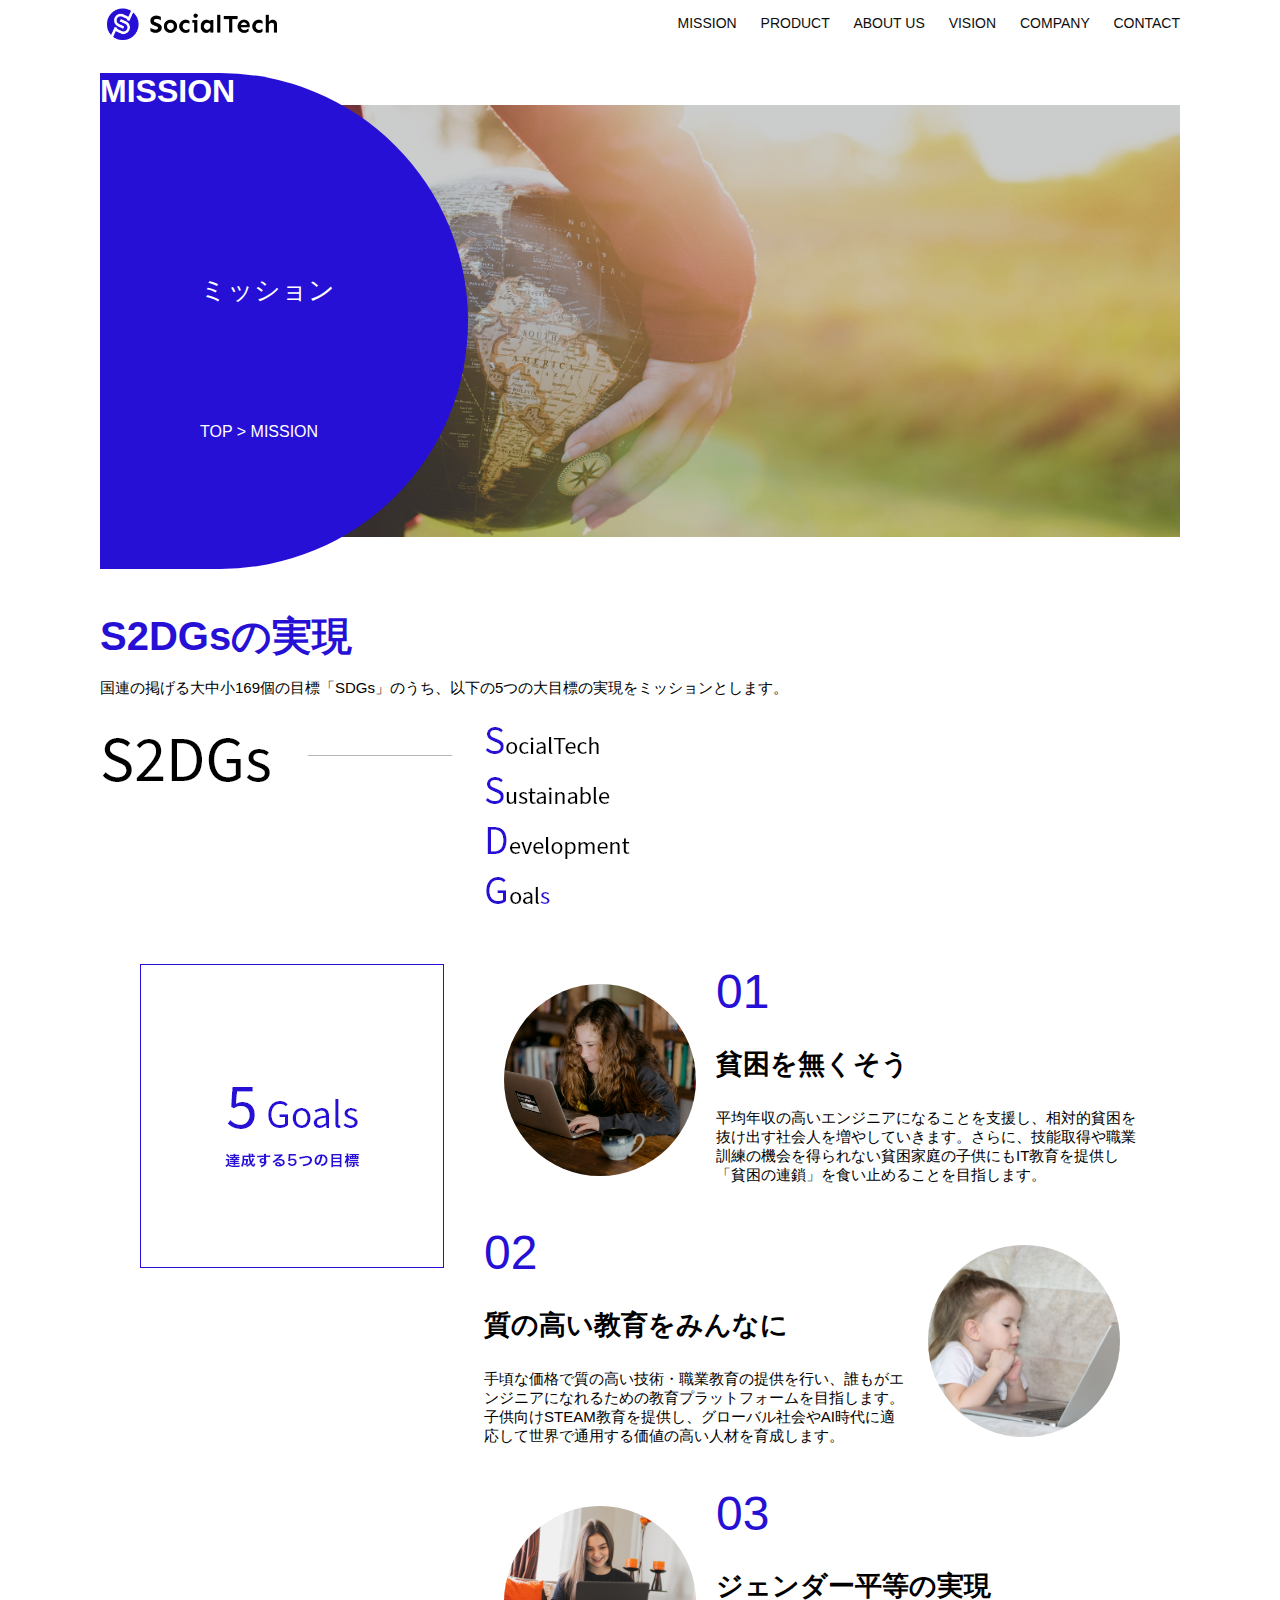
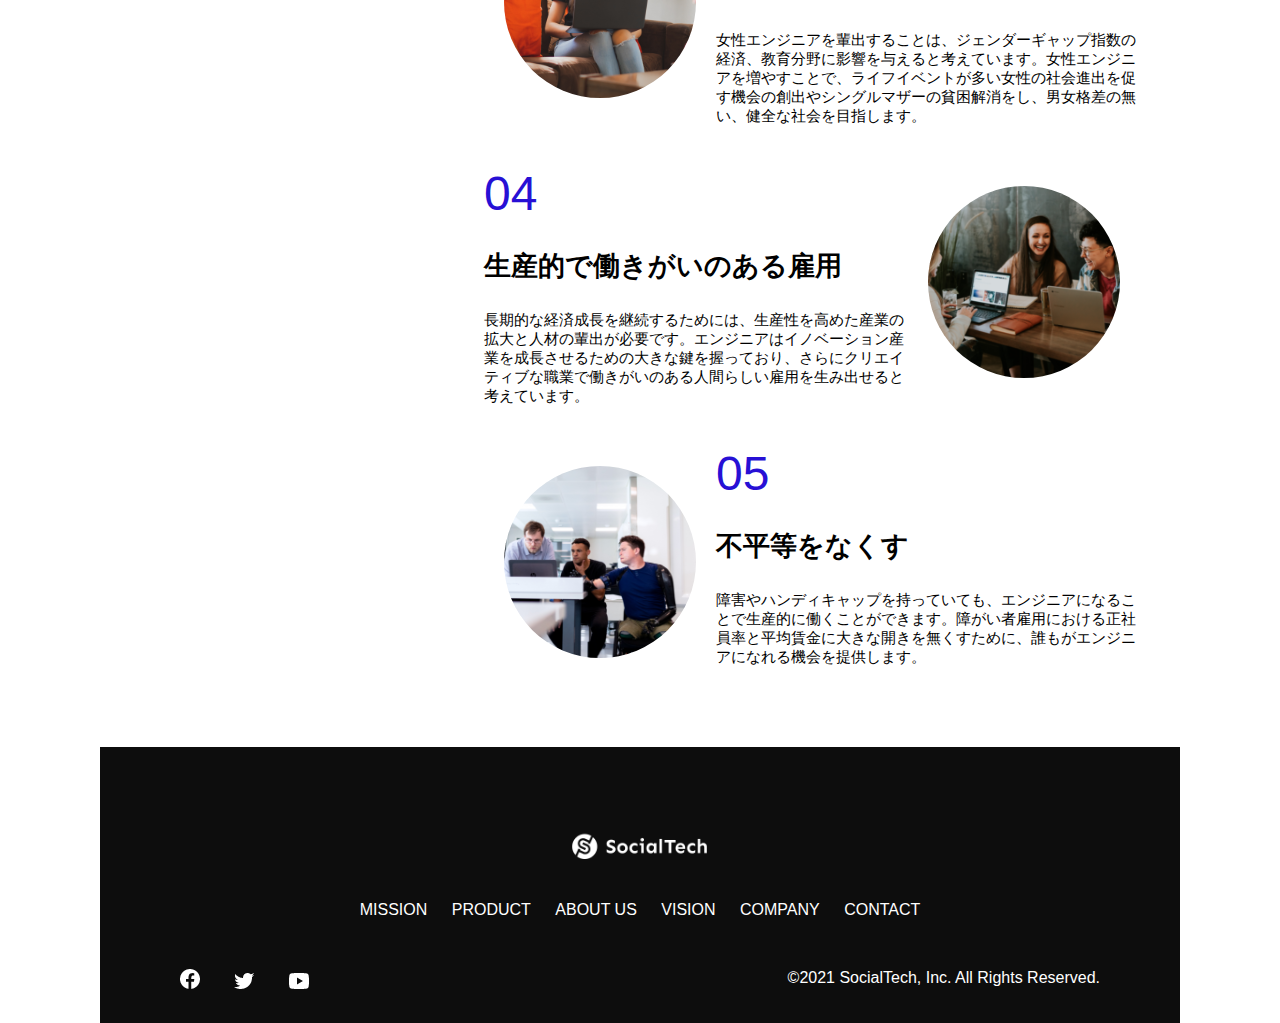
<file: kadai_005/mission.html>
<!DOCTYPE html>
<html>
  <head>
    <title>SocialTech - MISSION ミッション -</title>
    <meta charset="utf-8">
    <meta name="descriotion" content="SocialTechが目指す5つの目標(S2DGS)を紹介します。">
    <meta name="viewport" content="width=device-width, initial-scale=1.0">
    <link rel="stylesheet" href="style.css">
  </head>

  <body>
    <header>
      <a href="index.html" id="logo"><img src="images/logo.png" alt="トップページに戻る"></a>

      <nav id="nav-pc">
        <a href="mission.html">MISSION</a>
        <a href="product.html">PRODUCT</a>
        <a href="index.html#aboutus">ABOUT US</a>
        <a href="index.html#vision">VISION</a>
        <a href="index.html#company">COMPANY</a>
        <a href="index.html#contact">CONTACT</a>
      </nav>
      <!-- スマホ用メニューボタン -->
      <img id="menu-sp" src="images/button-menu.png" alt="ナビゲーションを開く" onclick="document.getElementById('nav-sp').style.display = 'block'">
   
      <!-- スマホ用ナビゲーション -->
      <nav id="nav-sp">
        <img id="close" src="images/button-close.png" alt="ナビゲーションを閉じる" onclick="document.getElementById('nav-sp').style.display = 'none'">
        <a id="logo-sp" href="index.html" onclick="document.getElementById('nav-sp').style.display = 'none'"><img 
          src="images/logo-sp.png" alt="トップページに戻る"></a>
          <a class="menu" href="mission.html" onclick="document.getElementById('nav-sp').style.display = 'none'">MISSION</a>
          <a class="menu" href="product.html" onclick="document.getElementById('nav-sp').style.display = 'none'">PRODUCT</a>
          <a class="menu" href="index.html#aboutus" onclick="document.getElementById('nav-sp').style.display ='none'">ABOUTUS</a>
          <a class="menu" href="index.html#vision" onclick="document.getElementById('nav-sp').style.display = 'none'">VISION</a>
          <a class="menu" href="index.html#company" onclick="document.getElementById('nav-sp').style.display = 'none'">COMPANY</a>
          <a class="menu" href="index.html#contact" onclick="document.getElementById('nav-sp').style.display = 'none'">CONTACT</a>
          <div id="sns">
            <a href="https://www.facebook.com/sejuke2013"><img src="images/button-facebook.png" alt="Facebookのリンク"></a>
            <a href="https://twitter.com/samuraijuku"><img src="images/button-twitter.png" alt="twitterのリンク"></a>
            <a href="https://www.youtube.com/channel/UCCFOQO5aDK0xXam4cUQXT8g"><img src="images/button-youtube.png" alt="Youtubeのリンク"></a>
          </div>
        </nav>
    </header>
    <main>
      <article>
        <section id="mission-main">
          <div id="mission-title">
            <h1>MISSION</h1>
            <span>ミッション</span>
            <div>TOP > MISSION</div>
          </div>
        </section>
        <section id="mission-s2dgs">
          <h2 class="mission-h2">S2DGsの実現</h2>
          <p>国連の掲げる大中小169個の目標「SDGs」のうち、以下の5つの大目標の実現をミッションとします。</p>
          <img src="images/mission/mission-s2dgs.png" alt="S2GDs">
        </section>
         <section id="mission-5goals">
          <div>
            <img id="s2dgs-image" src="images/mission/mission-5goals.png" alt="5goals">
          </div>
         <div>
          <div>
            <img class="fivegoals-image-left" src="images/mission/mission-5goals01.png" alt="">
            <span class="fivegoals-number">01</span>
            <h3 class="fivegols-h3">貧困を無くそう</h3>
            <p class="fivegols-p">
              平均年収の高いエンジニアになることを支援し、相対的貧困を抜け出す社会人を増やしていきます。さらに、技能取得や職業訓練の機会を得られない貧困家庭の子供にもIT教育を提供し「貧困の連鎖」を食い止めることを目指します。
            </p>
          </div>

          <div>
            <img class="fivegoals-image-right" src="images/mission/mission-5goals02.png" alt="">
            <span class="fivegoals-number">02</span>
            <h3 class="fivegols-h3">質の高い教育をみんなに</h3>
            <p class="fivegols-p">
              手頃な価格で質の高い技術・職業教育の提供を行い、誰もがエンジニアになれるための教育プラットフォームを目指します。子供向けSTEAM教育を提供し、グローバル社会やAI時代に適応して世界で通用する価値の高い人材を育成します。
            </p>
          </div>

          <div>
            <img class="fivegoals-image-left" src="images/mission/mission-5goals03.png" alt="">
            <span class="fivegoals-number">03</span>
            <h3 class="fivegols-h3">ジェンダー平等の実現</h3>
            <p class="fivegols-p">
              女性エンジニアを輩出することは、ジェンダーギャップ指数の経済、教育分野に影響を与えると考えています。女性エンジニアを増やすことで、ライフイベントが多い女性の社会進出を促す機会の創出やシングルマザーの貧困解消をし、男女格差の無い、健全な社会を目指します。
            </p>
          </div>

          <div>
            <img class="fivegoals-image-right" src="images/mission/mission-5goals04.png" alt="">
            <span class="fivegoals-number">04</span>
            <h3 class="fivegols-h3">生産的で働きがいのある雇用</h3>
            <p class="fivegols-p">
              長期的な経済成長を継続するためには、生産性を高めた産業の拡大と人材の輩出が必要です。エンジニアはイノベーション産業を成長させるための大きな鍵を握っており、さらにクリエイティブな職業で働きがいのある人間らしい雇用を生み出せると考えています。
            </p>
          </div>

          <div>
            <img class="fivegoals-image-left" src="images/mission/mission-5goals05.png" alt="">
            <span class="fivegoals-number">05</span>
            <h3 class="fivegols-h3">不平等をなくす</h3>
            <p class="fivegols-p">
              障害やハンディキャップを持っていても、エンジニアになることで生産的に働くことができます。障がい者雇用における正社員率と平均賃金に大きな開きを無くすために、誰もがエンジニアになれる機会を提供します。
            </p>  
          </div>
         </div>
         </section>
      </article>
      <footer>
        <div id="footer-logo">
          <img src="images/logo-sp.png" alt="SocialTech">
        </div>
        <div id="footer-link">
          <a href="mission.html">MISSION</a>
          <a href="product.html">PRODUCT</a>
          <a href="index.html#aboutus">ABOUT US</a>
          <a href="index.html#vision">VISION</a>
          <a href="index.html#company">COMPANY</a>
          <a href="index.html#contact">CONTACT</a>
        </div>
        <div id="sns-footer">
          <a href="https://www.facebook.com/sejuke2013"><img src="images/button-facebook.png" alt="Facebookのリンク"></a>
          <a href="https://twitter.com/samuraijuku"><img src="images/button-twitter.png" alt="twitterのリンク"></a>
          <a href="https://www.youtube.com/channel/UCCFOQO5aDK0xXam4cUQXT8g"><img src="images/button-youtube.png" alt="Youtubeのリンク"></a>
           <span id="copyright">&copy;2021 SocialTech, Inc. All Rights Reserved. </span>
        </div>
      </footer>
    </main>
  </body>
</html>
</file>
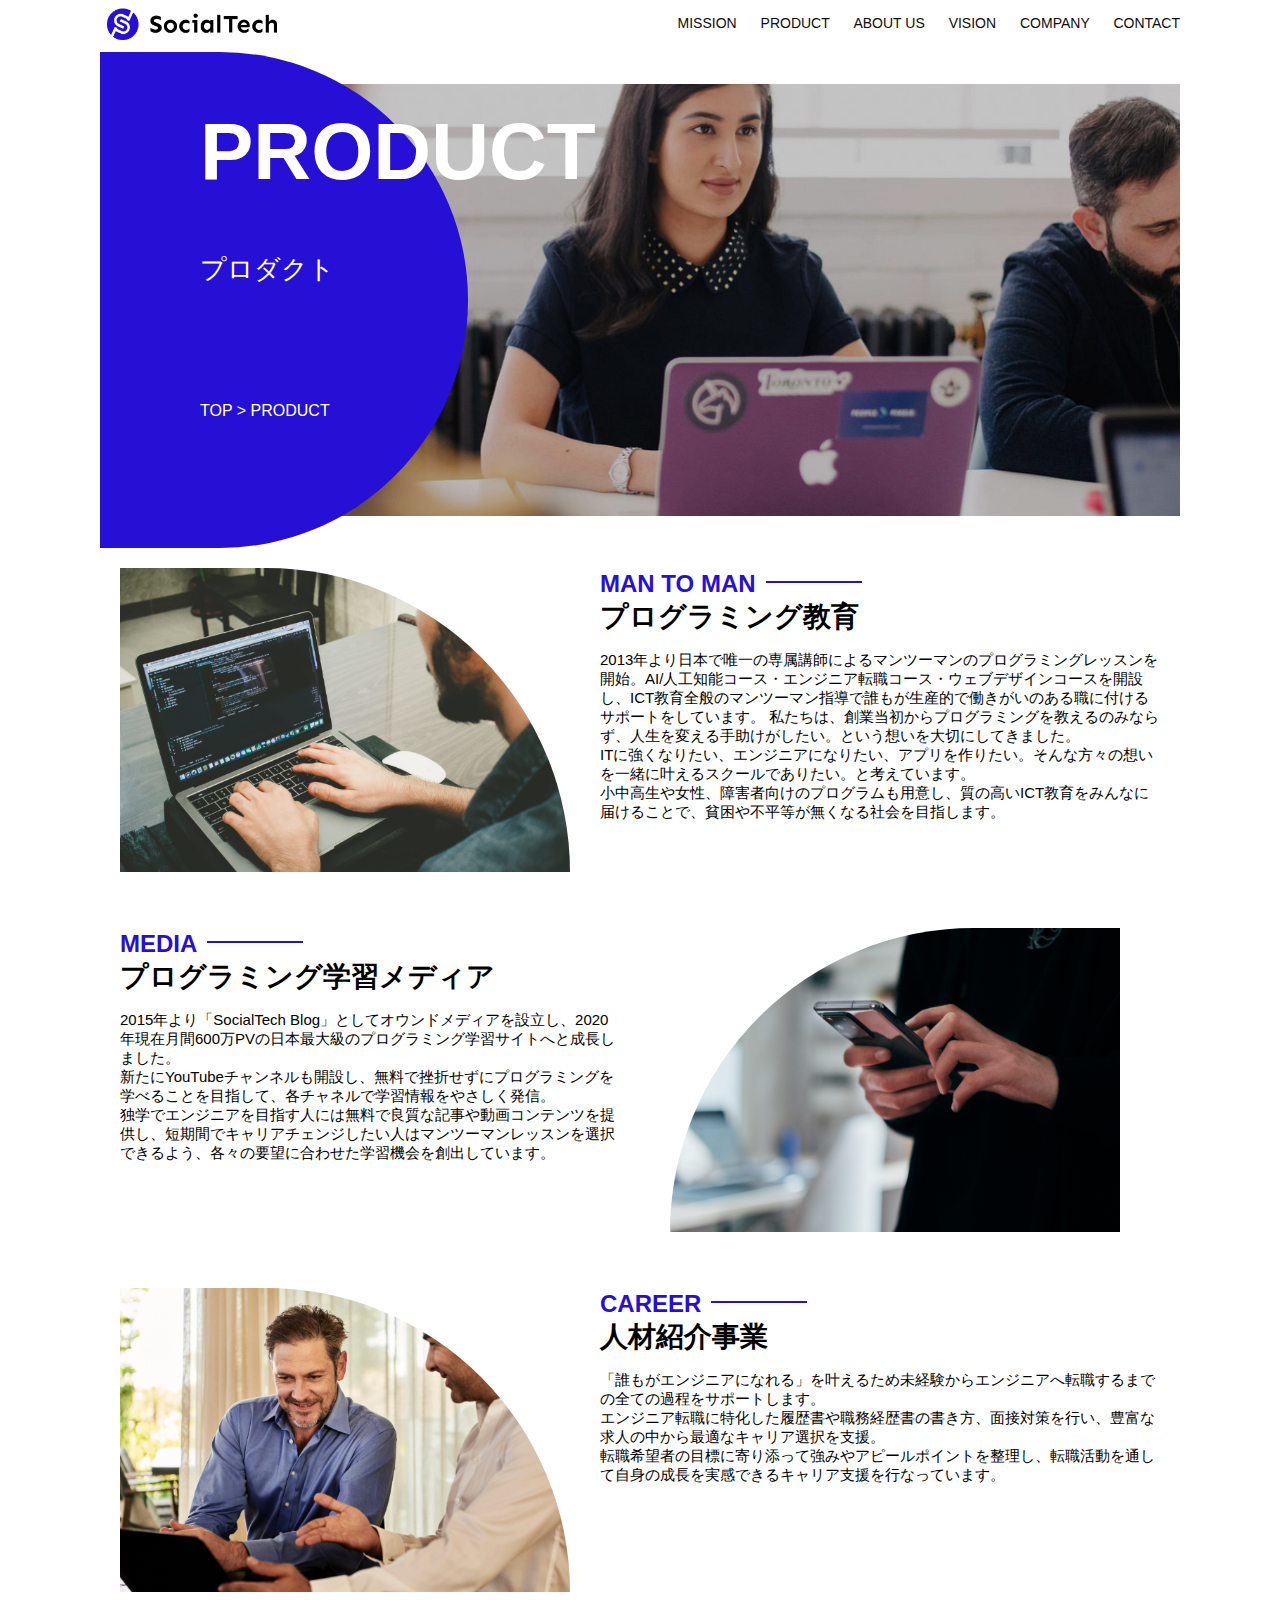
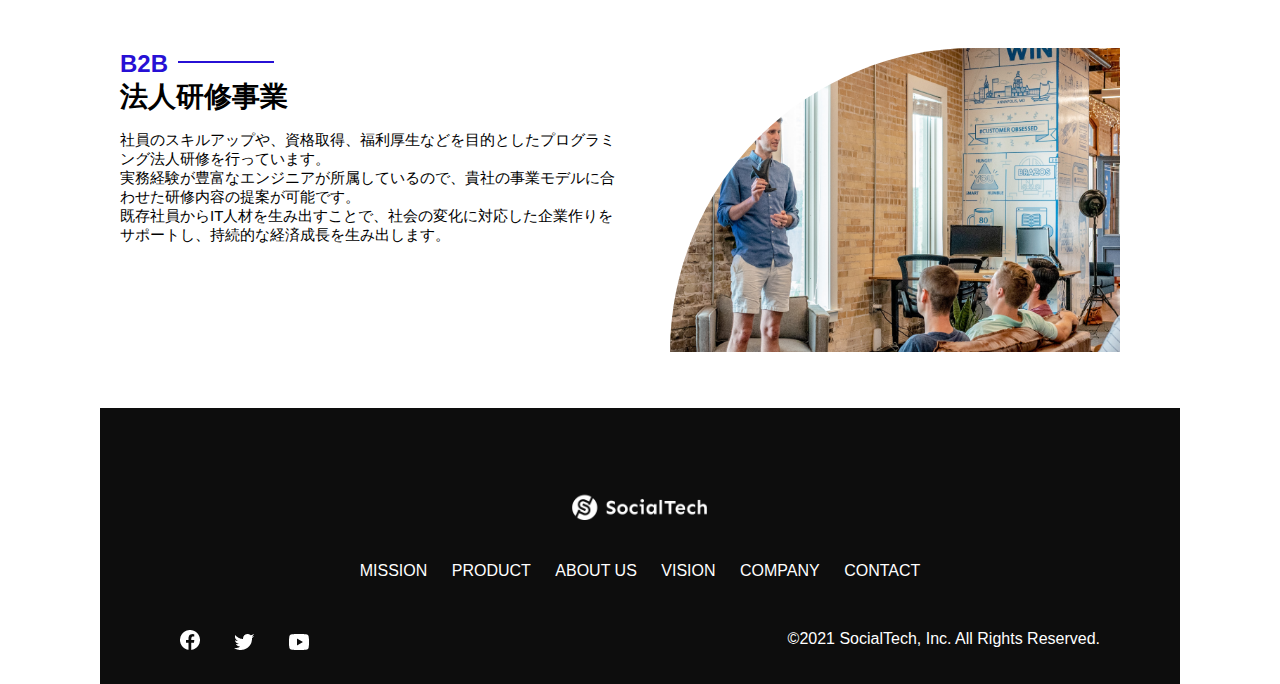
<file: kadai_005/product.html>
<!DOCTYPE html>
<html>
  <head>
    <title>SocialTech -PRODUCT プロダクト-</title>
    <meta charset="utf-8">
    <meta name="descriotion" content="SocialTechの4つのプロダクトを紹介します。">
    <meta name="viewport" content="width=device-width, initial-scale=1.0">
    <link rel="stylesheet" href="style.css">
  </head>

  <body>
    <header>
      <a href="index.html" id="logo"><img src="images/logo.png" alt="トップページに戻る"></a>

      <nav id="nav-pc">
        <a href="mission.html">MISSION</a>
        <a href="product.html">PRODUCT</a>
        <a href="index.html#aboutus">ABOUT US</a>
        <a href="index.html#vision">VISION</a>
        <a href="index.html#company">COMPANY</a>
        <a href="index.html#contact">CONTACT</a>
      </nav>
      <!-- スマホ用メニューボタン -->
      <img id="menu-sp" src="images/button-menu.png" alt="ナビゲーションを開く" onclick="document.getElementById('nav-sp').style.display = 'block'">
   
      <!-- スマホ用ナビゲーション -->
      <nav id="nav-sp">
        <img id="close" src="images/button-close.png" alt="ナビゲーションを閉じる" onclick="document.getElementById('nav-sp').style.display = 'none'">
        <a id="logo-sp" href="index.html" onclick="document.getElementById('nav-sp').style.display = 'none'"><img 
          src="images/logo-sp.png" alt="トップページに戻る"></a>
          <a class="menu" href="mission.html" onclick="document.getElementById('nav-sp').style.display = 'none'">MISSION</a>
          <a class="menu" href="product.html" onclick="document.getElementById('nav-sp').style.display = 'none'">PRODUCT</a>
          <a class="menu" href="index.html#aboutus" onclick="document.getElementById('nav-sp').style.display ='none'">ABOUTUS</a>
          <a class="menu" href="index.html#vision" onclick="document.getElementById('nav-sp').style.display = 'none'">VISION</a>
          <a class="menu" href="index.html#company" onclick="document.getElementById('nav-sp').style.display = 'none'">COMPANY</a>
          <a class="menu" href="index.html#contact" onclick="document.getElementById('nav-sp').style.display = 'none'">CONTACT</a>
          <div id="sns">
            <a href="https://www.facebook.com/sejuke2013"><img src="images/button-facebook.png" alt="Facebookのリンク"></a>
            <a href="https://twitter.com/samuraijuku"><img src="images/button-twitter.png" alt="twitterのリンク"></a>
            <a href="https://www.youtube.com/channel/UCCFOQO5aDK0xXam4cUQXT8g"><img src="images/button-youtube.png" alt="Youtubeのリンク"></a>
          </div>
        </nav>
    </header>
   <main>
      <article>
         <section id="product-main">
          <div id="product-title">
            <h1>PRODUCT</h1>
            <span>プロダクト</span>
            <div>TOP > PRODUCT</div>
          </div>
         </section>
         <section class="product-section1">
          <img src="images/product/product-mantoman.png" alt="">
          <div>
            <h2 class="product-h2">MAN TO MAN</h2>
            <h3 class="product-h3">プログラミング教育</h3>
            <p>
              2013年より日本で唯一の専属講師によるマンツーマンのプログラミングレッスンを開始。AI/人工知能コース・エンジニア転職コース・ウェブデザインコースを開設し、ICT教育全般のマンツーマン指導で誰もが生産的で働きがいのある職に付けるサポートをしています。
             私たちは、創業当初からプログラミングを教えるのみならず、人生を変える手助けがしたい。という想いを大切にしてきました。<br>ITに強くなりたい、エンジニアになりたい、アプリを作りたい。そんな方々の想いを一緒に叶えるスクールでありたい。と考えています。<br>小中高生や女性、障害者向けのプログラムも用意し、質の高いICT教育をみんなに届けることで、貧困や不平等が無くなる社会を目指します。
            </p>
          </div>
         </section>
         <section class="product-section2">
          <div>
            <h2 class="product-h2">MEDIA</h2>
            <h3 class="product-h3">プログラミング学習メディア</h3>
            <p>2015年より「SocialTech
              Blog」としてオウンドメディアを設立し、2020年現在月間600万PVの日本最大級のプログラミング学習サイトへと成長しました。<br>新たにYouTubeチャンネルも開設し、無料で挫折せずにプログラミングを学べることを目指して、各チャネルで学習情報をやさしく発信。<br>独学でエンジニアを目指す人には無料で良質な記事や動画コンテンツを提供し、短期間でキャリアチェンジしたい人はマンツーマンレッスンを選択できるよう、各々の要望に合わせた学習機会を創出しています。
            </p>
          </div>
          <img src="images/product/product-media.png" alt="">
         </section>
         <section class="product-section1">
          <img src="images/product/product-career.png" alt="">
          <div>
            <h2 class="product-h2">CAREER</h2>
            <h3 class="product-h3">人材紹介事業</h3>
            <p>「誰もがエンジニアになれる」を叶えるため未経験からエンジニアへ転職するまでの全ての過程をサポートします。<br>エンジニア転職に特化した履歴書や職務経歴書の書き方、面接対策を行い、豊富な求人の中から最適なキャリア選択を支援。<br>転職希望者の目標に寄り添って強みやアピールポイントを整理し、転職活動を通して自身の成長を実感できるキャリア支援を行なっています。<br>
            </p>
          </div>
         </section>
         <section class="product-section2">
           <div>
            <h2 class="product-h2">B2B</h2>
            <h3 class="product-h3">法人研修事業</h3>
            <p>
              社員のスキルアップや、資格取得、福利厚生などを目的としたプログラミング法人研修を行っています。<br>実務経験が豊富なエンジニアが所属しているので、貴社の事業モデルに合わせた研修内容の提案が可能です。<br>既存社員からIT人材を生み出すことで、社会の変化に対応した企業作りをサポートし、持続的な経済成長を生み出します。
            </p>
           </div>
           <img src="images/product/product-b2b.png" alt="">
         </section>
      </article>
   

     <footer>
       <div id="footer-logo">
         <img src="images/logo-sp.png" alt="SocialTech">
       </div>
       <div id="footer-link">
         <a href="mission.html">MISSION</a>
         <a href="product.html">PRODUCT</a>
         <a href="index.html#aboutus">ABOUT US</a>
         <a href="index.html#vision">VISION</a>
         <a href="index.html#company">COMPANY</a>
         <a href="index.html#contact">CONTACT</a>
       </div>
       <div id="sns-footer">
         <a href="https://www.facebook.com/sejuke2013"><img src="images/button-facebook.png" alt="Facebookのリンク"></a>
         <a href="https://twitter.com/samuraijuku"><img src="images/button-twitter.png" alt="twitterのリンク"></a>
         <a href="https://www.youtube.com/channel/UCCFOQO5aDK0xXam4cUQXT8g"><img src="images/button-youtube.png" alt="Youtubeのリンク"></a>
          <span id="copyright">&copy;2021 SocialTech, Inc. All Rights Reserved. </span>
       </div>
     </footer>
   </main>
</body>
</html>
</file>
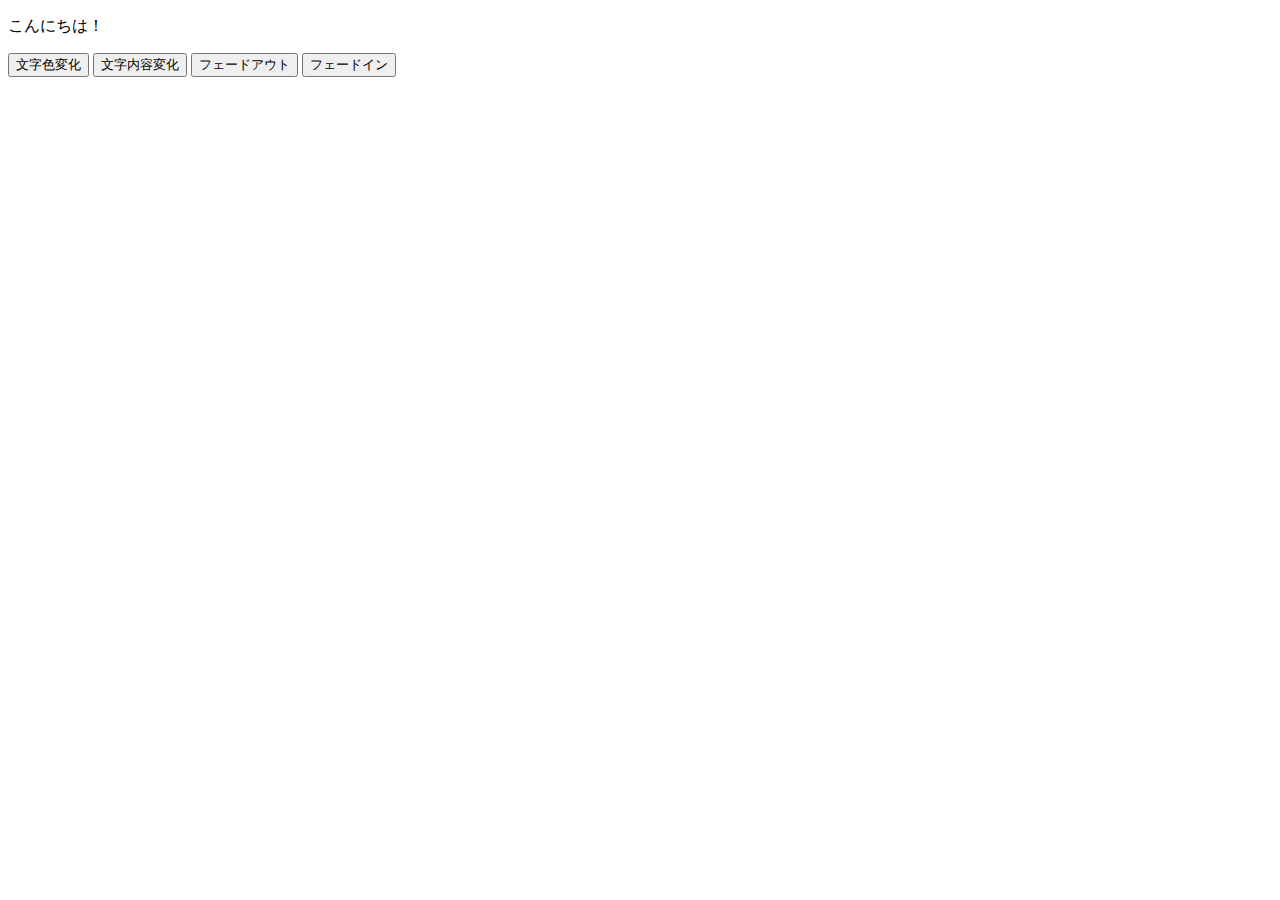
<file: kadai_010/summary.html>
<!DOCTYPE html>
<html lang="ja">
<head>
  <meta charset="UTF-8">
  <title>jQueryの基礎を学ぼう＿１０章課題</title>
</head>
<body>
 <div>
  <p id="target">こんにちは！</p>
  <button id="change-color">文字色変化</button>
  <button id="change-text">文字内容変化</button>
  <button id="fade-out">フェードアウト</button>
  <button id="fade-in">フェードイン</button>
 </div>
<script src="https://code.jquery.com/jquery-3.6.0.min.js"></script>
<script src="summary.js"></script>
</body>
</html>
</file>
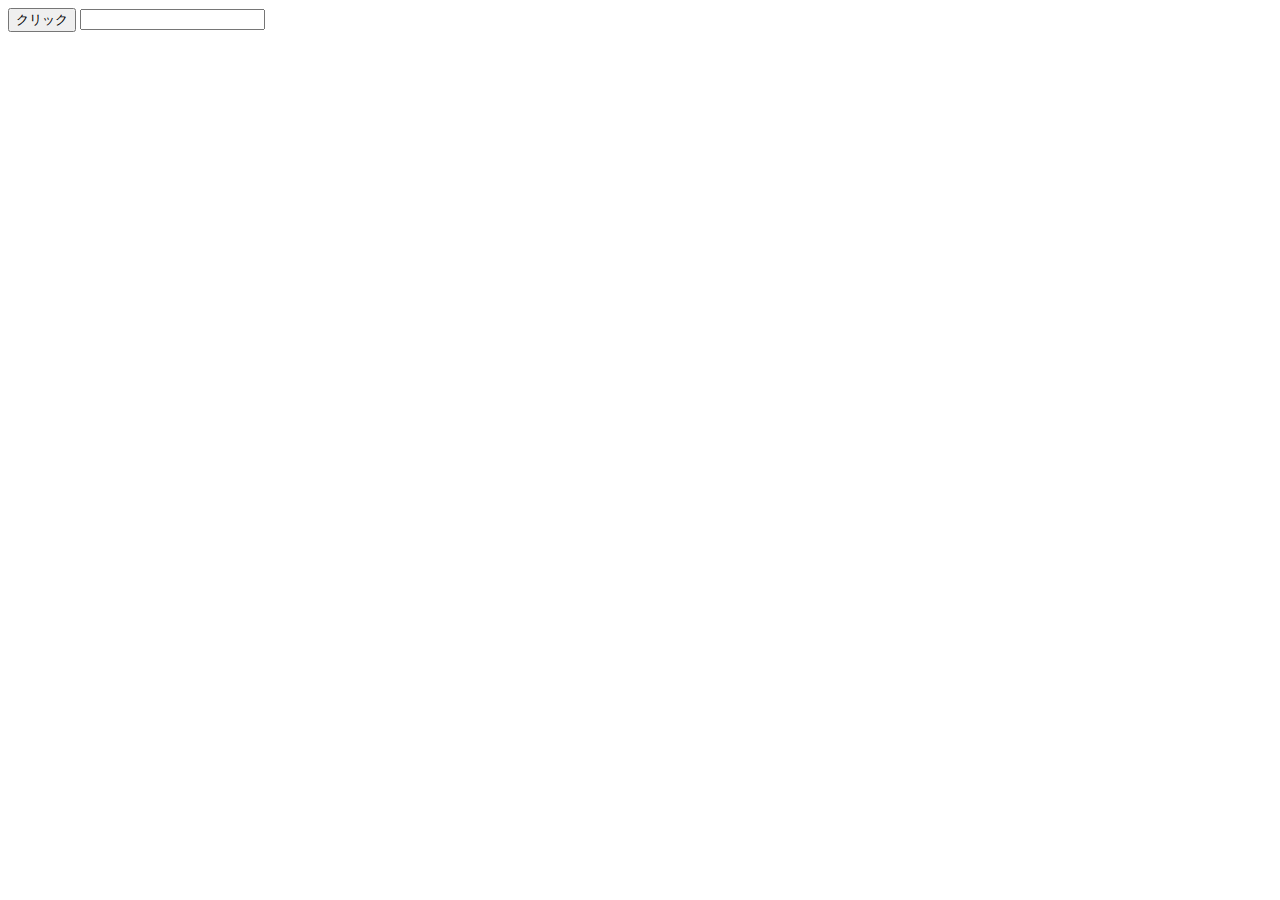
<file: kadai_oo8/form.html>
<!DOCTYPE html>
<html lang="ja">
<head>
  <meta charset="UTF-8">
  <title>jQueryの基礎を学ぼう＿８章課題</title>
</head>
<body>
   <div>
    <button class="btn">クリック</button>
    <input type="text" class="text-box" value="" />
   </div>
   <script src="https://code.jquery.com/jquery-3.6.0.min.js"></script>
   <script src="form.js"></script>
</body>
</html>
</file>
<file: kadai_005/style.css>
body{
  font-family: "source sans pro","Hiragino Kaku GothicProN",Meiryo,Arial,sans-serif;
}

p{
  font-size: 15px;
}
/* pc */
@media screen and (min-width: 768px) {
  .carousel{
    width: 885px;
    margin-left: 20px;

  }
.carouselImg{
  width: 885px;
}


body{
  max-width: 1080px;
  min-width: 900px;
  margin: 0 auto 0 auto;
}

header{
  display: flex;
  justify-content: space-between;
}

#nav-pc{
  text-align: right;
  font-size: 14px;
  padding-top: 15px;
  }
#nav-pc > a {
  text-decoration: none;
  margin-left: 20px;
}  
#nav-pc > a:link{
  color: #0d0d0d;
}
#nav-pc > a:visited{
  color: #0d0d0d;
}
#nav-pc > a:hover{
  color: #0d0d0d;
}
#nav-pc > a:active{
  color: #0d0d0d;
}

#nav-sp,
#menu-sp{
  display: none;
}
#main-visual{
  position: relative;
  height: 400px;
}

#main-messege{
  position: absolute;
  top: 0;
  left: 0;
  background-color: #2710d5;
  color: #ffffff;
  border-radius: 0 0 476px 0;
  max-width: 620PX;
  height: 100%;
  width: 100%;
  z-index: 11;
}

#main-messege > h1 {
  font-size: 60px;
  font-weight: bold;
  margin: 100px 0 0 50px;
}

#main-messege > p {
  font-size: 28px;
  margin: 0 0 0 50px;
}

#main-visual > img {
  max-width: 620px;
  border-radius: 476px 0 0 0;
  position: absolute;
  top: 0;
  right: 0;
  z-index: 10;
}

h2{
  margin: 40px 0 0 0;
}

h2::after{
  content: url("images/line.png");
  margin-left: 10PX;
}

h3{
  font-size: 27px;
}

#mission {
  margin: 80px auto 80px auto;
  width: 100%;
}

#mission-flex{
  width: 100%;
  display: flex;
}

#mission-flex > div {
  width: 50%;
  margin: 20px;
}

#mission-photo {
  width: 100%;
}

#s2dgs {
margin-top: 50px;
width: 100%;
}
/* product*/
#product{
  background-color: #fafafa;
  width: 100%;
  margin: 80px 0 80px 0;
  padding: 10px 40px 0 40px;
}

#product > div {
  margin-top: 40px;
  display: flex;
}

#product-left{
  width: 50%;
  margin-right: 20px;
}

#product-right{
  width: 50%;
  margin-left: 20px;
  margin-top: 80px;
}

#product-left > div {
  position: relative;
  height: 480px;
  margin-right: 20px;
}

#product-right > div {
position: relative;
height: 480px;
margin-left: 20px;
}

.product-photo{
  width: 100%;
}
.product-explain{
  background-color: #ffffff;
  position: absolute;
  top: 280px;
  left: 0;
  margin: 0 40px 0 40px;
  padding: 20px;
  box-shadow: 5px 5px 10px rgba(0, 0, 0, 0.05);
}

.product-explain > span {
  color: #2710d5;
  font-weight: bold;
  font-size: 16px;
  margin: 0;
}

.product-explain > h3 {
  font-size: 20PX;
  margin: 5px 0 5px 0;
}
.product-explain > p {
  font-size: 14px;
  margin: 0;
}

#product-more{
  margin: 0 auto -42px auto;
}

#aboutus{
  margin: 80px auto 80px auto 80px;
}

#aboutus > div {
  display: flex;
}

.culture-img{
  width: 100%;
  align-self: flex-start;
}

.culture-img2{
  margin-top: 50px;
  width: 100%;
}

.culture-table{
  max-width: 500px;
  margin-right: 50px;
}

.culture-num{
  font-size: 80px;
  color: #2710d5;
  margin: 0 20px 0 0 ;
}

.culture-en{
  color: #2710d5;
  font-size: 24px;
  font-weight: bold;
  display: block;
}

.culture-jp{
  font-size: 28px;
  font-weight: bold;
}

.culture-description{
  margin: 0;
}

#vision{
  margin: 80px auto 80px auto;
}

#vision > div {
  width: 100%;
  display: flex ;
  justify-content: space-between;
  flex-wrap: wrap;
}

.vision-box {
  width: 300px;
  height: 300px;
  margin-bottom: 30px;
  position: relative;
}

.vision-box > img {
  width: 100%;
  height: auto;
  position: absolute;
  top: o;
  left: 0;
  z-index: 30;
}

.vision-box > span {
position: absolute;
top: 0;
left: 0;
z-index: 31;
margin-right: 20px;
}

.vision-box > span > h4 {
  color: #2710d5;
  font-size: 19px;
  margin: 80px 0 0 0 ;
}

.vision-box > span > h4::first-letter{
  font-size: 40px;
}

.vision-box > span > h5 {
font-size: 20px;
margin: 0 0 0 0;
}

.vision-box > span > p {
  margin: 10px 0 0 0;
}

#company {
  margin: 80px auto 80px auto;
}
#company-table {
  width: 100%;
}

.tableheader {
  text-align: left;
  padding: 20px ;
  border-bottom-color: #2710d5;
  border-bottom-width: 1px;
  border-bottom-style: solid;
  width: 100px;
}
.tableheader-first {
  text-align: left;
  padding: 20px;
  border-top-color: #2710d5;
  border-top-width: 1px;
  border-top-style: solid;
  border-bottom-color: #2710d5;
  border-bottom-width: 1px;
  border-bottom-style: solid;
  width: 100px;
}
.cell {
  padding: 30px;
  border-bottom-color: #ececec;
  border-bottom-width: 1px;
  border-bottom-style: solid;
}
.cell-first {
  padding: 30px;
  border-top-color: #ececec;
  border-top-width: 1px;
  border-top-style: solid;
  border-bottom-color: #ececec;
  border-bottom-width: 1px;
  border-bottom-style: solid;
}

#company > iframe {
  width: 100%;
  height: 368px;
  margin-top: 40px;
}

/* お問い合わせ */
#contact {
  margin: 80px auto 80px auto;
  }

#contact > form > div {
  display: flex;
  flex-direction: row;
  flex-wrap: wrap;
  padding: 30px;
}

.contact-heading{
  width: 240px;
  align-self: center;
}
.contact-label{
  font-weight: bold;
}
.contact-span{
  color: #ce2222;
  margin-left: 20px;
  font-weight: bold;
}

.contact-textbox{
  border-top: 0;
  border-left: 0;
  border-right: 0;
  border-bottom-width: 1px;
  border-bottom-color: #707070;
  border-bottom-style: solid;
  background-color: #fafafa;
  width: 400px;
  height: 56px;
}
.contact-textarea{
  border-top: 0;
  border-left: 0;
  border-right: 0;
  border-bottom-width: 1px;
  border-bottom-color: #707070;
  border-bottom-style: solid;
  background-color: #fafafa;
  width: 400px;
  height: 200px;
}

details{
  width: 700px;

}
details > div {
  background-color: #fafafa;
  padding: 20px;

}

details > div > span {
  font-weight: bold;
}

footer {
  background-color: #0d0d0d;
  text-align: center;
  padding: 80px 80px 30px 80px;
}

#footer-logo {
  margin-bottom: 30px;
}

#footer-link {
  margin-bottom: 50px;
}
#footer-link > a {
  text-decoration: none;
  margin: 10px;
}
 #footer-link > a:link {
color: #ffffff;
 }

 #footer-link >a:visited {
  color: #ffffff;
 }

 #footer-link > a:hover {
  color: #ffffff;
  text-decoration: underline;
 }
 #footer-link > a:active {
  color: #ffffff;
 }

 #sns-footer{
  text-align: left;
  width: 100%;
 }

 #sns-footer > a {
  margin-right: 30px;
 }

 #copyright {
  color: #ffffff;
  float: right;
 }
/* mission-html用 */
#mission-main{
  height: 496px;
  width: 100%;
  background-image: url(images/mission/mission-main.png);
  background-repeat: no-repeat;
  background-position-y: center;
}

#mission-title{
  background-color: #2710d5;
  width: 368px;
  color: #ffffff;
  height: 496px;
  border-radius: 0 248px 248px 0;
  position: relative;
}
#mission-title > span {
  position: absolute;
  top: 200px;
  left: 100px;
  font-size: 26px;
}
#mission-title > div {
  position: absolute;
  top: 350px;
  left: 100px;
  font-size: 16px;
}

#mission-s2gds{
  width: 100%;
  margin: 20px;
}
.mission-h2{
  color: #2710d5;
  font-size: 40px;
}
.mission-h2::after{
  content: none;
}

#mission-5goals {
  margin: 20px;
  display: flex;
}
#mission-5goals > div {
  flex-grow: 1;
  padding: 20px;
}
#mission-5goals > div > div {
  margin-bottom: 40px;
}
.fivegoals-image-right {
  float: right;
  margin: 20px;
}

.fivegoals-image-left {
  float: left;
  margin: 20px;
}
.fivegoals-number {
  color: #2710d5;
 font-size: 48px;
 margin: 0;
}
.fivegoals-h3{
  font-size: 28px;
  margin: 0;
}
.fivegoals-p{
  margin: 0;
}

/* product用 */
#product-main {
  height: 496px;
  width: 100%;
  background-image: url(images/product/product-main.png);
  background-repeat: no-repeat;
  background-position-y: center;
}
#product-title{
  background-color: #2710d5;
  width: 368px;
  color: #ffffff;
  height: 496px;
  border-radius: 0 248px 248px 0;
  position: relative;
}
#product-title > h1 {
  position: absolute;
  top: 0;
  left: 100px;
  font-size: 80px;
}
#product-title > span {
  position: absolute;
  top: 200px;
  left: 100px;
  font-size: 26px;
}
#product-title > div {
  position: absolute;
  top: 350px;
  left: 100px;
  font-size: 16px;
}

.product-section1 {
  position: relative;
  margin: 20px;
  height: 340px;
}

.product-section1 > img {
  position: absolute;
  top: 0;
  left: 0;
  width: 450px;
  margin: 0 40px 30px 0;
  border-radius: 0 432px 0 0 ;
}
.product-section1 > div {
  position: absolute;
  top: 0;
  left: 480px;
}
.product-section2{
  position: relative;
  margin: 20px;
  height: 340px;
}
.product-section2 >img {
  position: absolute;
  top: 0;
  right: 0;
  width: 450px;
  margin: 0 40px 30px 0;
  border-radius: 432px 0 0 0;
}
.product-section2 > div {
  width: 500px;
  position: absolute;
  top: 0;
  left: 0;
}
.product-h2 {
  color: #2710d5;
  font-size: 24px;
  margin: 0;
}
.product-h3 {
  font-size: 28px;
  margin: 0;
}

}



 /* スマホ用 */
 @media screen and (max-width:767px) {
 
  .carousel{
    width: 375px;
    margin: 0 auto;
  }

  .carouselImg{
    width: 375px;
  }
  body {
    min-width: 375px;
    margin: 0;
  }

#nav-pc {
  display: none;
}

#menu-sp {
  position: absolute;
  top: 0px;
  right: 0px;
}
/*  */
#nav-sp{
  background-color: #2710d5;
  position: absolute;
  left: 0;
  top: 0;
  height: 100%;
  width: 100%;
  display: none;
  z-index: 100;
}
#close{
  position: absolute;
  top: 20px;
  right: 20px;
}

#logo-sp{
  margin: 80px 0 30px 20px;
}

#nav-sp > a {
  display: block;
}
#nav-sp > a:link{
  color: #ffffff;
}
#nav-sp > a:visited{
  color: #ffffff;
}
#nav-sp > a:hover{
  color: #ffffff;
  text-decoration: underline;
}
#nav-sp > a:active{
  color: #ffffff;
}
#nav-sp > .menu {
  text-decoration: none;
  display: block;
  margin: 0 20px 0 20px;
  height: 44px;
  font-size: 16px;
  background-image: url(images/arrow.png);
  background-repeat: no-repeat;
  background-position: right top;
}

#sns{
  position: absolute;
  bottom: 20px;
  left: 20px;
}
#sns > a {
  margin-right: 30px;
}

/* main */
#main-visual{
  position: relative;
  height: 470px;
  width: 100%;
  overflow: hidden;
}
#main-visual> div {
  position: absolute;
  top: 0;
  left: 0;
  background-color: #2710d5;
  color: #ffffff;
  border-radius: 0 0 476px 0;
  text-align: center;
  height: 280px;
  width: 100%;
  z-index: 11;  
}
#main-visual > div > h1 {
  font-size: 28px;
  margin: 90px 0 0 0;
}

#main-visual > div > p {
  margin: 0;
}

#main-visual > img {
  width: 100%;
  border-radius: 476px 0 0 0;
  z-index: 10;
  position: absolute;
  bottom: 0;
  right: 0;
}

h2::after {
  content:url(images/line.png);
  margin-left: 10px;
}

h3{
  font-size: 24px;
  margin: 10px 0 0 0;
}

#mission{
  margin: 20px;
}

#mission-photo{
  width: 100%;
}

#s2dgs{
  width: 100%;
}

#product{
  background-color: #fafafa;
  padding-top: 10px;
}

#product h2 {
  margin-left: 20px;
}
#product-left,
#product-right{
  margin-left: 20Px;
  margin-right: 20px;
}

#product-left > div,
#product-right > div {
  position: relative;
  height: 540px;
}

.product-explain {
  background-color: #ffffff;
  position: absolute;
  left: 0;
  bottom: 50px;
  padding: 20px;
  box-shadow: 5px 5px 10px rgba(0, 0, 0, 0.05);
}

.product-explain > span {
  color: #2710d5;
  font-weight: bold;
  font-size: 16px;
  margin: 0px;
}

.product-explain > h3 {
  margin: 10px 0 10px 0;
}
.product-photo {
  width: 100%;
}

#product-more > img {
  margin: 0 0 -42px 20px;
}

#aboutus {
  margin: 80px 20px 80px 20px ;
}

#aboutus > div {
  display: flex;
  flex-direction: column;
}

.culture-table{
width: 100%;
padding-right: 20px;
order: 2;
}

.culture-img{
  width: 100%;
  order: 1;
}

.culture-img2{
  width: 100%;
}

.culture-num{
  font-size: 80px;
  color: #2710d5;
}

.culture-en{
  color: #2710d5;
  font-weight: bold;
  font-size: 24px;
  display: block;
}

.culture-jp{
  display: block;
}

.culture-description{
  margin: 0;
}

#vision{
  margin: 80px 20px;
}

.vision-box{
  width: 300px;
  height: 300px;
  margin-bottom: 30px;
  position: relative;
}

.vision-box > img{
  width: 100%;
  height: auto;
  position: absolute;
  top: 0;
  left: 0;
  z-index: 30;
}

.vision-box > span {
  position: absolute;
  top: 0;
  left: 0;
  z-index: 31;
  margin-right: 20px;
}

.vision-box > span > h4 {
  color: #2710d5;
  font-size: 19px;
  margin-top: 60px;
}

.vision-box > span > h5{
  font-size: 20px;
  margin: 0;
}
.vision-box > span > p {
  margin-top: 10px;
}

#company{
  margin: 0 20px 0 20px;
}

#company > h3 {
  margin-bottom: 20px;
}

#company > table {
  width: 100%;
}

.tableheader-first{
  text-align: left;
  padding: 20px;
  border-bottom-color: #2710d5;
  border-bottom-width: 1px;
  border-bottom-style: solid;
  border-top-color: #2710d5;
  border-top-width: 1px;
  border-top-style: solid;
  width: 50px;
}

.tableheader{
  text-align: left;
  padding: 20px;
  border-bottom-color: #2710d5;
  border-bottom-width: 1px;
  border-bottom-style: solid;
    width: 50px;
}

.cell{
  padding: 20px;
  border-bottom-color: #ececec;
  border-bottom-width: 1px;
  border-bottom-style: solid;
}

.cell-first {
  border-bottom-color: #ececec;
  border-bottom-width: 1px;
  border-bottom-style: solid;
  border-top-color: #ececec;
  border-top-width: 1px;
  border-top-style: solid;
}

#company > iframe {
  width: 100%;
  height: 240px;
  margin: 40px 0 0 0;
}

#contact{
  margin: 80px 20px 80px 20px;
}

#contact > h3 {
  margin-bottom: 20px;
}

#contact > form > div {
  margin-bottom: 20px;
}

.contact-heading {
  margin-bottom: 20px;
}

.contact-label{
  font-weight: bold;
}

.contact-span{
  color: #ce2222;
  margin: 0 0 0 20px;
  font-weight: bold;
}

.contact-textbox{
  height: 56px;
  border-top: 0;
  border-left: o;
  border-right: 0;
  background-color: #fafafa;
  border-bottom-color: #707070;
  border-bottom-width: 1px;
  border-style: solid;
  min-width: 300px;
  width: 100%;
}

.contact-textarea{
  height: 150px;
  border-top: 0;
  border-left: o;
  border-right: 0;
  background-color: #fafafa;
  width: 100%;
}

.radiobutton{
  margin-bottom: 20px;
}

.radiobutton + label::after{
  content: "\A";
  white-space: pre;
}

footer {
  background-color: #0d0d0d;
  padding: 30px 20px 50px 20px;
}

#footer-logo{
  margin-bottom: 30px;
}

#footer-link{
  margin-bottom: 50px;

}
#footer-link > a {
  text-decoration: none;
  margin: 0 20px 30px 0;
  display: block;
  background-image: url(images/arrow.png);
  background-repeat: no-repeat;
  background-position: right top;
}
#footer-link > a:link{
  color: #ffffff;
}
#footer-link > a:visited{
  color: #ffffff;
}
#footer-link > a:hover{
  color: #ffffff;
  text-decoration: underline;
}
#footer-link > a:active {
  color: #ffffff;
}

#sns-footer > a {
  margin-right: 30px;

}
#copyright{
  font-size: 12px;
  display: block;
  margin-top: 30px;
  color: #ffffff;
}

/* mission.html用 */

#mission-main{
  height: 256px;
  width: 100%;
  background-image: url(images/mission/mission-main.png);
  background-repeat: no-repeat;
  background-position-y: center;
  background-size: auto 208px;
}

#mission-title{
  background-color: #2710d5;
  width: 136px;
  color: #ffffff;
  height: 256px;
  border-radius: 0 248PX 248px 0;
  position: relative;
}
#mission-title > h1 {
  position: absolute;
  top: 0;
  left: 20px;
  font-size: 40px;
}
#mission-title > span {
  position: absolute;
  top: 110px;
  left: 20px;
  font-size: 18px;
}
#mission-title > div {
  position: absolute;
  top: 180px;
  left: 20px;
  font-size: 13px;
}

#mission-s2dgs{
  margin: 20px;
}
.mission-h2{
  color: #2710d5;
  font-size: 38px;
  margin: 0px;
}
.mission-h2::after{
  content: none;
}
#mission-s2dgs > img {
  width: 100%;
}
#mission-5goals{
  margin: 20px;
}

#mission-5goals > div >div {
  margin-bottom: 40px;
}
#s2dgs-image{
  width: 100%;
}
.fivegoals-image-right{
  margin: 20px auto 20px auto;
  display: block;
}
.fivegoals-image-left{
  margin: 20px auto 20px auto;
  display: block;
}
.fivegoals-number{
  color: #2710d5;
  font-size: 48px;
  margin: 0;
}
.fivegoals-h3{
  font-size: 28px;
  margin: 0;
}
.fivegoals-p{
  margin: 0;
}

/* プロダクト用 */
#product-main {
  height: 256px;
  width: 100%;
  background-image: url(images/product/product-main.png);
  background-repeat: no-repeat;
  background-position-y: center;
  background-size: auto 208px;
}

#product-title {
  background-color: #2710d5;
  width: 136px;
  color: #ffffff;
  height: 256px;
  border-radius: 0 248px 248px 0;
  position: relative;
}
#product-title > h1 {
  position: absolute;
  top: 0;
  left: 20px;
  font-size: 40px;
}
#product-title > span {
  position: absolute;
  top: 110px;
  left: 20px;
  font-size: 18px;
}
#product-title > div {
  position: absolute;
  top: 180px;
  left: 20px;
  font-size: 13px;
}

.product-section1{
  margin: 20px;
}
.product-section1 > img {
  width: 100%;
  border-radius: 0 300px 0 0;
}
.product-section2{
  margin: 20px;
  display: flex;
  flex-direction: column;
}
.product-section2 >  img {
  order: 1;
  width: 100%;
  border-radius: 300px 0 0 0;
}
.product-section2 > div {
  order: 2;
}
.product-h2{
  color: #2710d5;
  font-size: 24px;
  margin: 0;
}
.product-h3{
  font-size: 28px;
  margin: 0;
  
}
}
</file>
